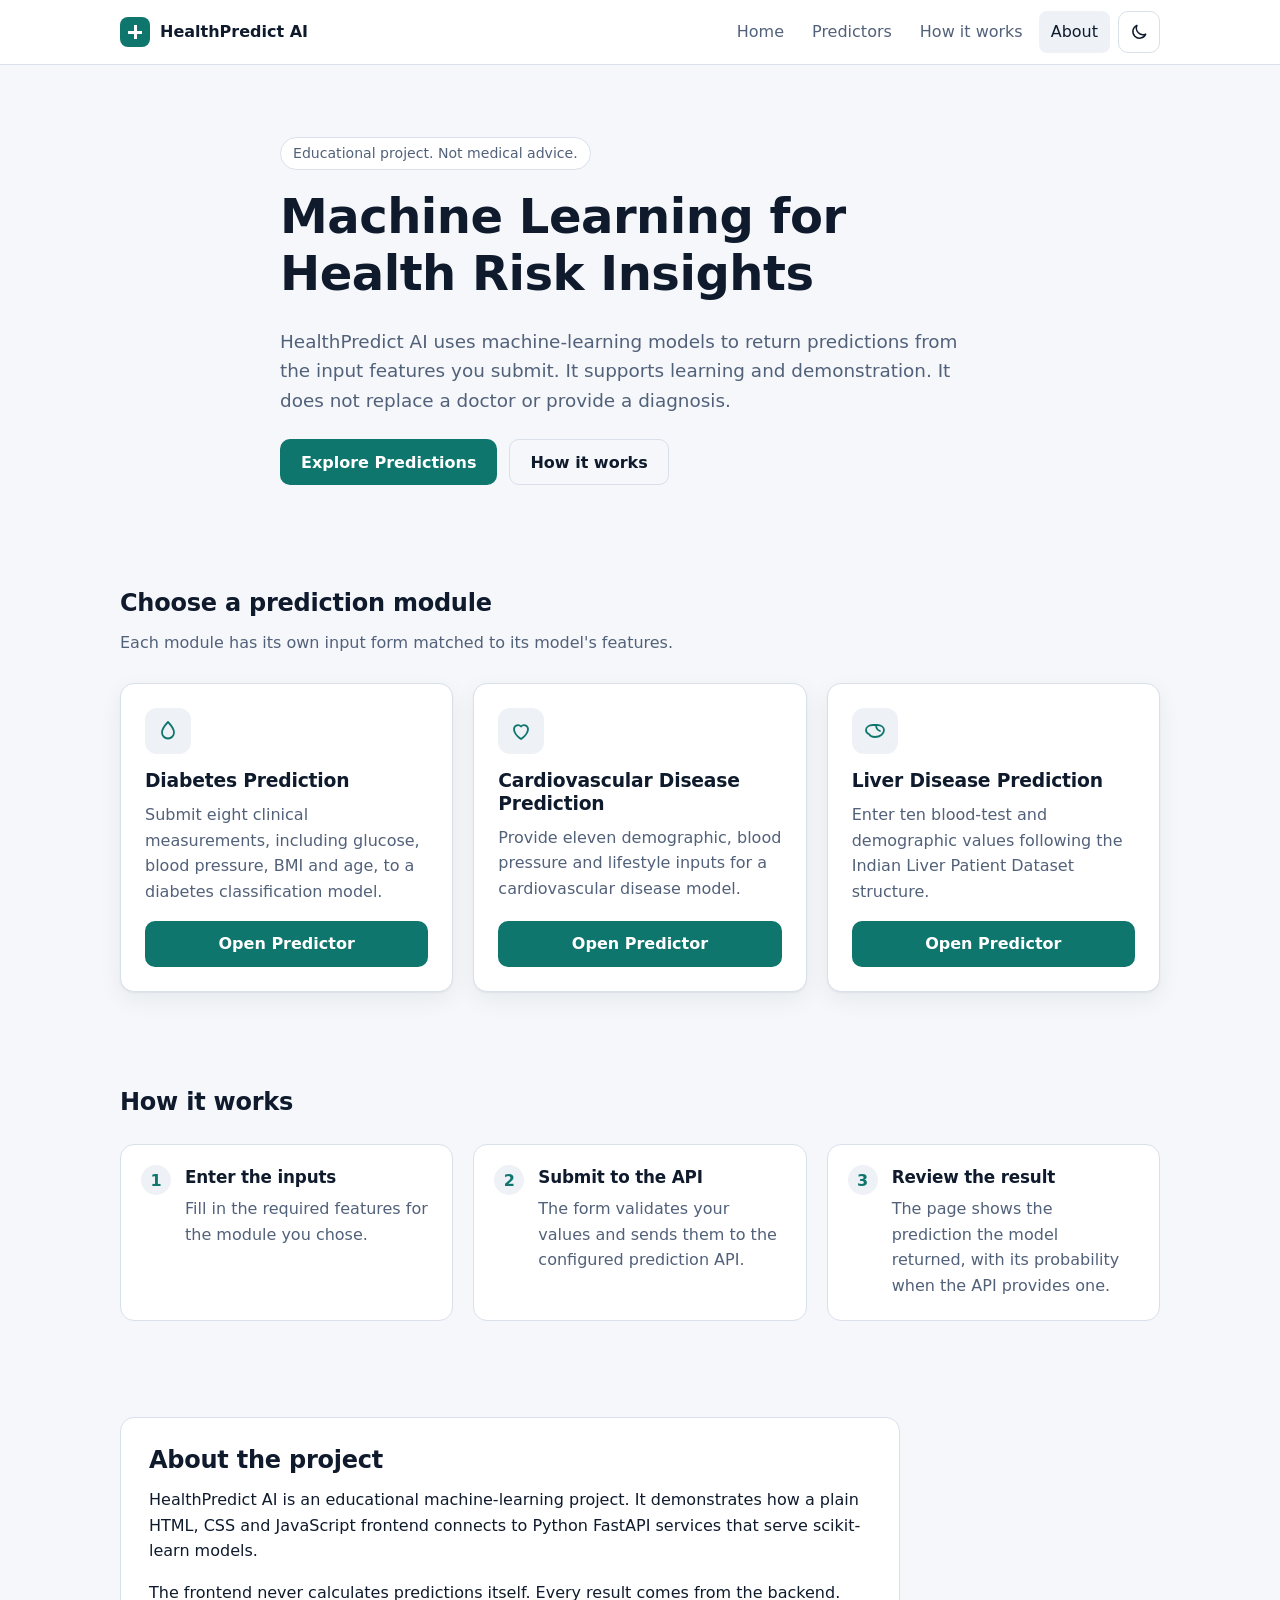
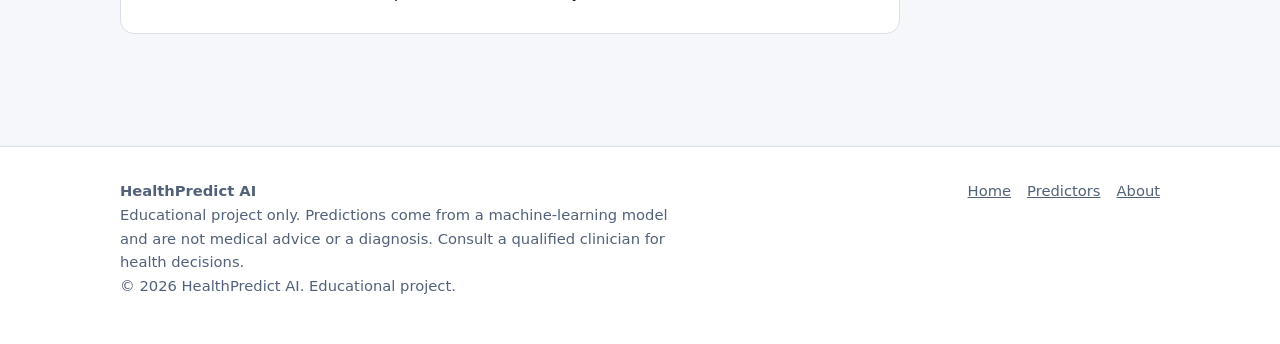
<file: front-end/index.html>
<!DOCTYPE html>
<html lang="en">
<head>
  <meta charset="UTF-8">
  <meta name="viewport" content="width=device-width, initial-scale=1">
  <title>HealthPredict AI | Machine Learning for Health Risk Insights</title>
  <meta name="description" content="An educational machine-learning project for diabetes, cardiovascular and liver disease predictions.">
  <link rel="stylesheet" href="assets/css/common.css">
  <link rel="stylesheet" href="assets/css/home.css">
  <script src="assets/js/config.js"></script>
  <script src="assets/js/common.js"></script>
  <script src="assets/js/home.js" defer></script>
</head>
<body>
  <a class="skip-link" href="#main">Skip to content</a>
  <header class="site-header">
    <div class="container nav-inner">
      <a class="brand" href="index.html"><span class="logo" aria-hidden="true"></span>HealthPredict AI</a>
      <div class="nav-actions">
        <ul class="nav-links" id="navLinks">
          <li><a href="index.html">Home</a></li>
          <li><a href="#modules">Predictors</a></li>
          <li><a href="#how">How it works</a></li>
          <li><a href="#about">About</a></li>
        </ul>
        <button class="icon-btn" id="themeToggle" type="button" aria-label="Toggle dark theme" aria-pressed="false">
        <svg class="icon-sun" viewBox="0 0 24 24" aria-hidden="true"><circle cx="12" cy="12" r="4"/><path d="M12 2v2M12 20v2M4.9 4.9l1.4 1.4M17.7 17.7l1.4 1.4M2 12h2M20 12h2M4.9 19.1l1.4-1.4M17.7 6.3l1.4-1.4"/></svg>
        <svg class="icon-moon" viewBox="0 0 24 24" aria-hidden="true"><path d="M20 14.5A8 8 0 0 1 9.5 4a8 8 0 1 0 10.5 10.5z"/></svg>
        </button>
        <button class="icon-btn" id="navToggle" type="button" aria-label="Open menu" aria-expanded="false" aria-controls="navLinks"><svg viewBox="0 0 24 24" aria-hidden="true"><path d="M4 7h16M4 12h16M4 17h16"/></svg></button>
      </div>
    </div>
  </header>
  <main id="main">
    <section class="hero" aria-labelledby="hero-title">
      <div class="container hero-inner">
        <span class="pill">Educational project. Not medical advice.</span>
        <h1 id="hero-title">Machine Learning for Health Risk Insights</h1>
        <p class="lead">HealthPredict AI uses machine-learning models to return predictions from the input features you submit. It supports learning and demonstration. It does not replace a doctor or provide a diagnosis.</p>
        <div class="hero-actions">
          <a class="btn btn-primary" href="#modules">Explore Predictions</a>
          <a class="btn btn-ghost" href="#how">How it works</a>
        </div>
      </div>
    </section>

    <section class="section" id="modules" aria-labelledby="modules-title">
      <div class="container">
        <div class="section-head">
          <h2 id="modules-title">Choose a prediction module</h2>
          <p>Each module has its own input form matched to its model's features.</p>
        </div>
        <div class="cards">
        <article class="card">
          <div class="card-icon"><svg viewBox="0 0 24 24" aria-hidden="true"><path d="M12 3s6 6.2 6 10.5A6 6 0 0 1 6 13.5C6 9.2 12 3 12 3z"/></svg></div>
          <h3>Diabetes Prediction</h3>
          <p>Submit eight clinical measurements, including glucose, blood pressure, BMI and age, to a diabetes classification model.</p>
          <a class="btn btn-primary" href="diabetes.html" aria-label="Open Diabetes Prediction predictor">Open Predictor</a>
        </article>
        <article class="card">
          <div class="card-icon"><svg viewBox="0 0 24 24" aria-hidden="true"><path d="M12 20s-7-4.6-7-10a4 4 0 0 1 7-2.5A4 4 0 0 1 19 10c0 5.4-7 10-7 10z"/></svg></div>
          <h3>Cardiovascular Disease Prediction</h3>
          <p>Provide eleven demographic, blood pressure and lifestyle inputs for a cardiovascular disease model.</p>
          <a class="btn btn-primary" href="cardiovascular.html" aria-label="Open Cardiovascular Disease Prediction predictor">Open Predictor</a>
        </article>
        <article class="card">
          <div class="card-icon"><svg viewBox="0 0 24 24" aria-hidden="true"><path d="M3 11c0-3 3-5 7-5h4c4 0 7 2 7 5 0 4-4 7-9 7-3 0-5-1-6-3-2-.6-3-2-3-4z"/><path d="M13 6c0 3 1 5 4 6"/></svg></div>
          <h3>Liver Disease Prediction</h3>
          <p>Enter ten blood-test and demographic values following the Indian Liver Patient Dataset structure.</p>
          <a class="btn btn-primary" href="liver.html" aria-label="Open Liver Disease Prediction predictor">Open Predictor</a>
        </article>
        </div>
      </div>
    </section>

    <section class="section" id="how" aria-labelledby="how-title">
      <div class="container">
        <div class="section-head"><h2 id="how-title">How it works</h2></div>
        <ol class="steps">
          <li><h3>Enter the inputs</h3><p>Fill in the required features for the module you chose.</p></li>
          <li><h3>Submit to the API</h3><p>The form validates your values and sends them to the configured prediction API.</p></li>
          <li><h3>Review the result</h3><p>The page shows the prediction the model returned, with its probability when the API provides one.</p></li>
        </ol>
      </div>
    </section>

    <section class="section" id="about" aria-labelledby="about-title">
      <div class="container">
        <div class="about-box">
          <h2 id="about-title">About the project</h2>
          <p>HealthPredict AI is an educational machine-learning project. It demonstrates how a plain HTML, CSS and JavaScript frontend connects to Python FastAPI services that serve scikit-learn models.</p>
          <p>The frontend never calculates predictions itself. Every result comes from the backend.</p>
        </div>
      </div>
    </section>
  </main>
  <footer class="site-footer">
    <div class="container footer-inner">
      <div>
        <strong>HealthPredict AI</strong>
        <p class="disclaimer-text">Educational project only. Predictions come from a machine-learning model and are not medical advice or a diagnosis. Consult a qualified clinician for health decisions.</p>
        <p>&copy; <span id="year"></span> HealthPredict AI. Educational project.</p>
      </div>
      <nav class="footer-links" aria-label="Footer">
        <a href="index.html">Home</a><a href="#modules">Predictors</a><a href="#about">About</a>
      </nav>
    </div>
  </footer>
</body>
</html>
</file>
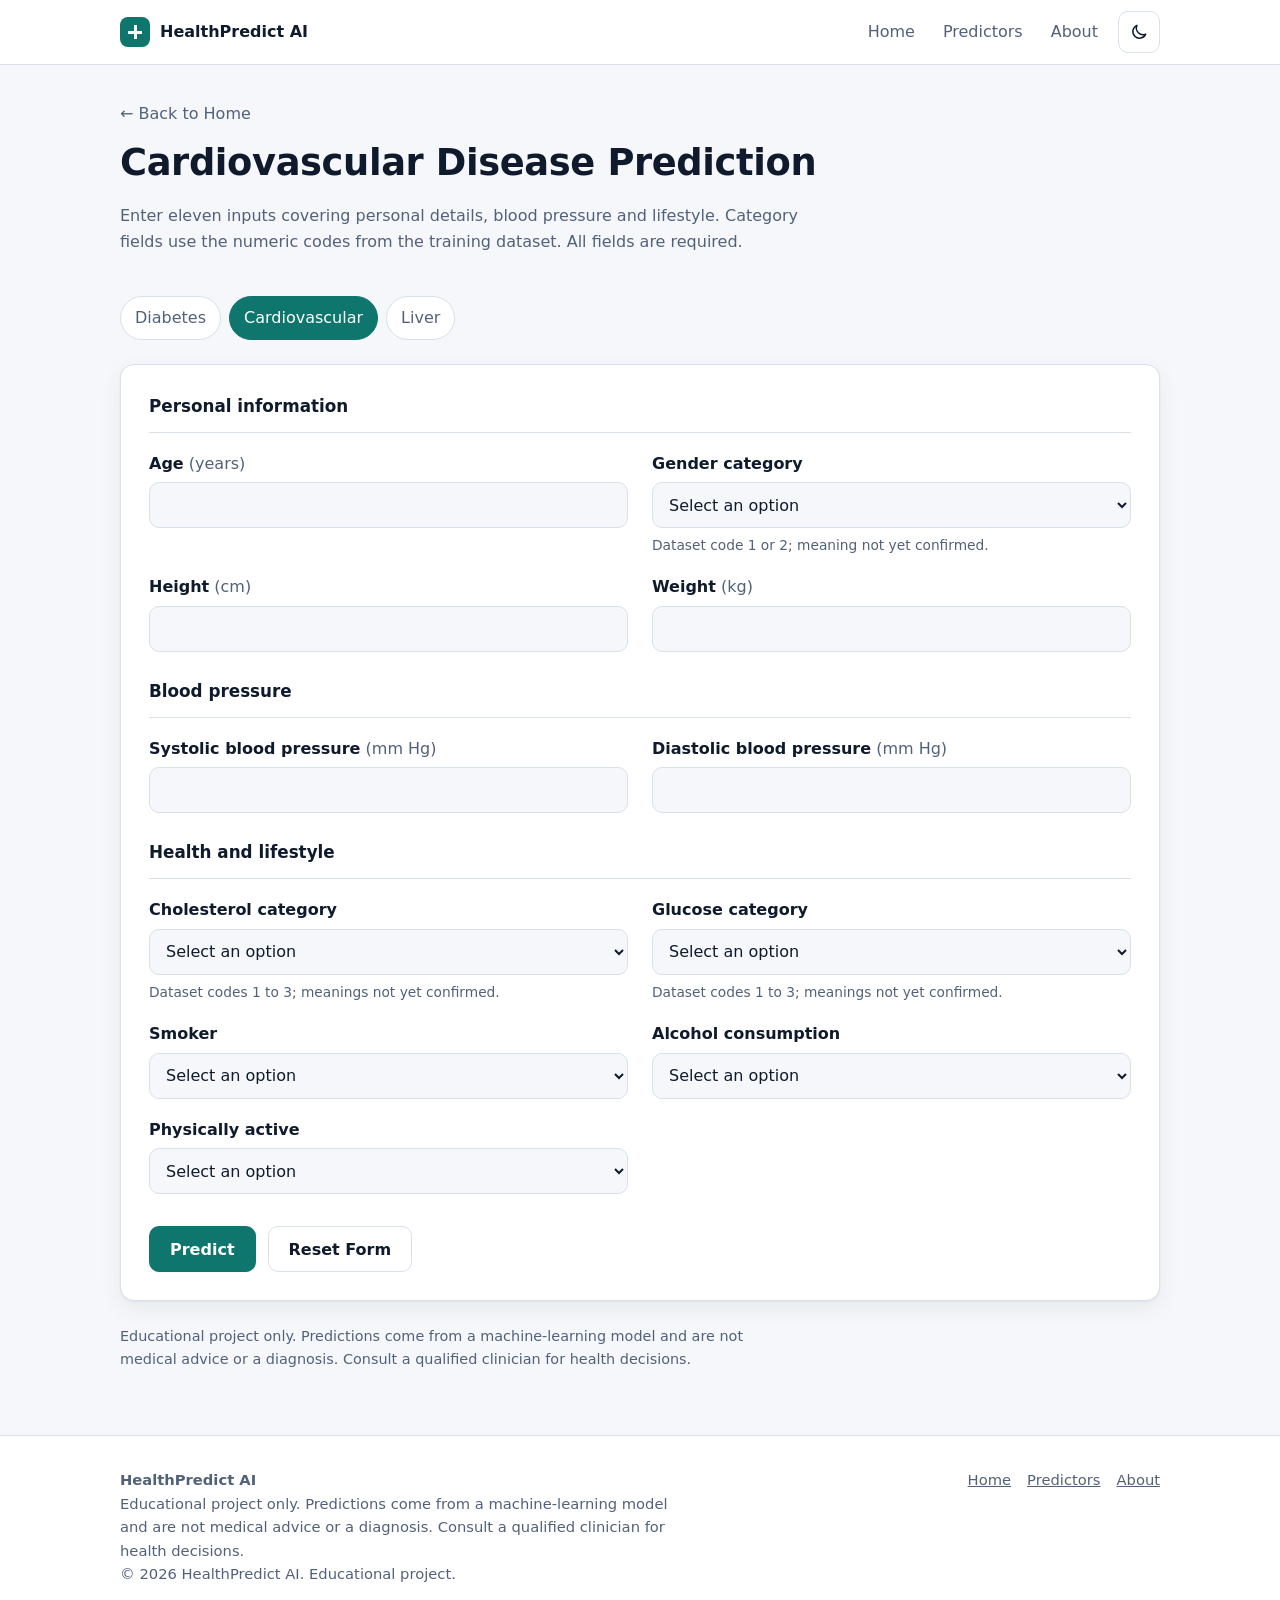
<file: front-end/cardiovascular.html>
<!DOCTYPE html>
<html lang="en">
<head>
  <meta charset="UTF-8">
  <meta name="viewport" content="width=device-width, initial-scale=1">
  <title>Cardiovascular Disease Prediction | HealthPredict AI</title>
  <meta name="description" content="Cardiovascular Disease Prediction form for the HealthPredict AI educational project.">
  <link rel="stylesheet" href="assets/css/common.css">
  <link rel="stylesheet" href="assets/css/disease-form.css">
  <script src="assets/js/config.js"></script>
  <script src="assets/js/common.js"></script>
  <script src="assets/js/cardiovascular.js" defer></script>
</head>
<body>
  <a class="skip-link" href="#main">Skip to content</a>
  <header class="site-header">
    <div class="container nav-inner">
      <a class="brand" href="index.html"><span class="logo" aria-hidden="true"></span>HealthPredict AI</a>
      <div class="nav-actions">
        <ul class="nav-links" id="navLinks">
          <li><a href="index.html">Home</a></li>
          <li><a href="index.html#modules">Predictors</a></li>
          <li><a href="index.html#about">About</a></li>
        </ul>
        <button class="icon-btn" id="themeToggle" type="button" aria-label="Toggle dark theme" aria-pressed="false">
        <svg class="icon-sun" viewBox="0 0 24 24" aria-hidden="true"><circle cx="12" cy="12" r="4"/><path d="M12 2v2M12 20v2M4.9 4.9l1.4 1.4M17.7 17.7l1.4 1.4M2 12h2M20 12h2M4.9 19.1l1.4-1.4M17.7 6.3l1.4-1.4"/></svg>
        <svg class="icon-moon" viewBox="0 0 24 24" aria-hidden="true"><path d="M20 14.5A8 8 0 0 1 9.5 4a8 8 0 1 0 10.5 10.5z"/></svg>
        </button>
        <button class="icon-btn" id="navToggle" type="button" aria-label="Open menu" aria-expanded="false" aria-controls="navLinks"><svg viewBox="0 0 24 24" aria-hidden="true"><path d="M4 7h16M4 12h16M4 17h16"/></svg></button>
      </div>
    </div>
  </header>
  <main id="main" class="container">
    <div class="page-head">
      <a class="back" href="index.html">&larr; Back to Home</a>
      <h1>Cardiovascular Disease Prediction</h1>
      <p>Enter eleven inputs covering personal details, blood pressure and lifestyle. Category fields use the numeric codes from the training dataset. All fields are required.</p>
    </div>
    <nav class="module-tabs" aria-label="Prediction modules"><a href="diabetes.html">Diabetes</a><a href="cardiovascular.html" aria-current="page">Cardiovascular</a><a href="liver.html">Liver</a></nav>
    <div class="notice" id="apiNotice" hidden></div>
    <section class="form-card" aria-label="Cardiovascular prediction form">
      <form id="predictForm" novalidate>
        <div id="formFields"></div>
        <noscript><p class="error">JavaScript is required to display this form.</p></noscript>
        <div class="actions">
          <button class="btn btn-primary" id="submitBtn" type="submit"><span class="spinner" hidden aria-hidden="true"></span><span class="btn-label">Predict</span></button>
          <button class="btn btn-ghost" id="resetBtn" type="button">Reset Form</button>
        </div>
      </form>
    </section>
    <div class="status" id="status" role="status" aria-live="polite"></div>
    <p class="page-disclaimer">Educational project only. Predictions come from a machine-learning model and are not medical advice or a diagnosis. Consult a qualified clinician for health decisions.</p>
  </main>
  <footer class="site-footer">
    <div class="container footer-inner">
      <div>
        <strong>HealthPredict AI</strong>
        <p class="disclaimer-text">Educational project only. Predictions come from a machine-learning model and are not medical advice or a diagnosis. Consult a qualified clinician for health decisions.</p>
        <p>&copy; <span id="year"></span> HealthPredict AI. Educational project.</p>
      </div>
      <nav class="footer-links" aria-label="Footer">
        <a href="index.html">Home</a><a href="index.html#modules">Predictors</a><a href="index.html#about">About</a>
      </nav>
    </div>
  </footer>
</body>
</html>
</file>
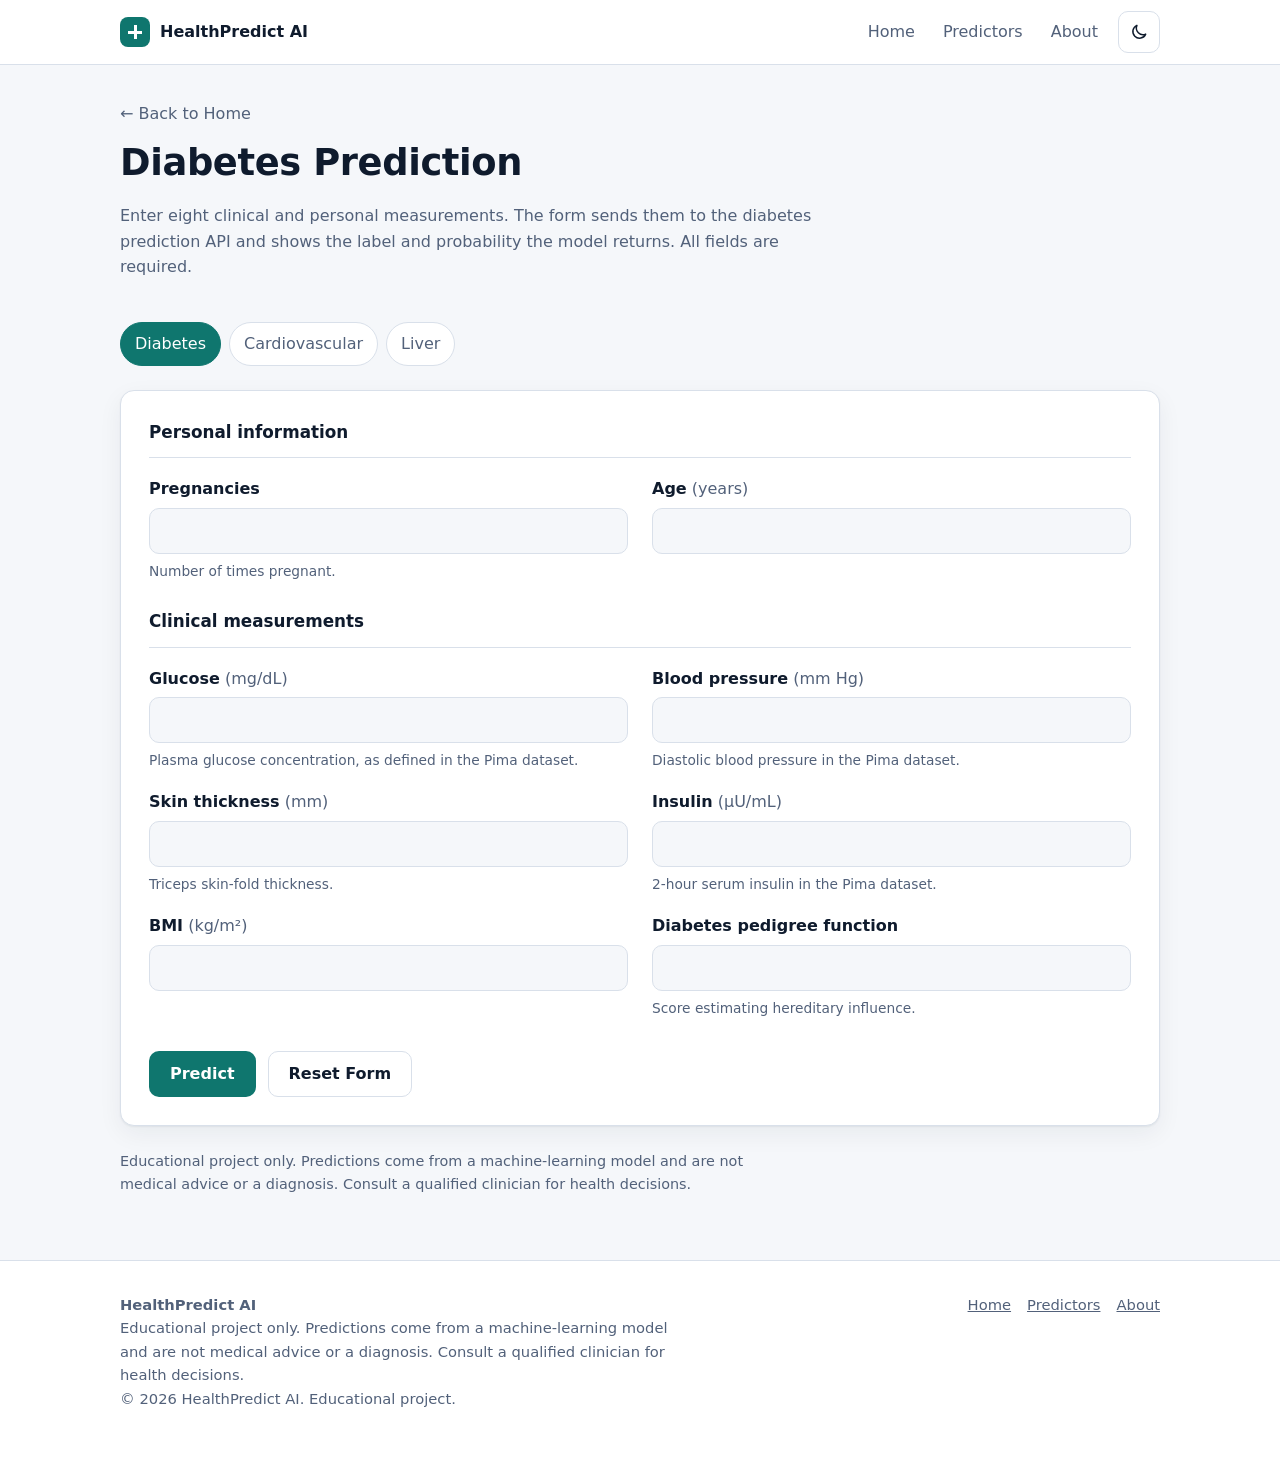
<file: front-end/diabetes.html>
<!DOCTYPE html>
<html lang="en">
<head>
  <meta charset="UTF-8">
  <meta name="viewport" content="width=device-width, initial-scale=1">
  <title>Diabetes Prediction | HealthPredict AI</title>
  <meta name="description" content="Diabetes Prediction form for the HealthPredict AI educational project.">
  <link rel="stylesheet" href="assets/css/common.css">
  <link rel="stylesheet" href="assets/css/disease-form.css">
  <script src="assets/js/config.js"></script>
  <script src="assets/js/common.js"></script>
  <script src="assets/js/diabetes.js" defer></script>
</head>
<body>
  <a class="skip-link" href="#main">Skip to content</a>
  <header class="site-header">
    <div class="container nav-inner">
      <a class="brand" href="index.html"><span class="logo" aria-hidden="true"></span>HealthPredict AI</a>
      <div class="nav-actions">
        <ul class="nav-links" id="navLinks">
          <li><a href="index.html">Home</a></li>
          <li><a href="index.html#modules">Predictors</a></li>
          <li><a href="index.html#about">About</a></li>
        </ul>
        <button class="icon-btn" id="themeToggle" type="button" aria-label="Toggle dark theme" aria-pressed="false">
        <svg class="icon-sun" viewBox="0 0 24 24" aria-hidden="true"><circle cx="12" cy="12" r="4"/><path d="M12 2v2M12 20v2M4.9 4.9l1.4 1.4M17.7 17.7l1.4 1.4M2 12h2M20 12h2M4.9 19.1l1.4-1.4M17.7 6.3l1.4-1.4"/></svg>
        <svg class="icon-moon" viewBox="0 0 24 24" aria-hidden="true"><path d="M20 14.5A8 8 0 0 1 9.5 4a8 8 0 1 0 10.5 10.5z"/></svg>
        </button>
        <button class="icon-btn" id="navToggle" type="button" aria-label="Open menu" aria-expanded="false" aria-controls="navLinks"><svg viewBox="0 0 24 24" aria-hidden="true"><path d="M4 7h16M4 12h16M4 17h16"/></svg></button>
      </div>
    </div>
  </header>
  <main id="main" class="container">
    <div class="page-head">
      <a class="back" href="index.html">&larr; Back to Home</a>
      <h1>Diabetes Prediction</h1>
      <p>Enter eight clinical and personal measurements. The form sends them to the diabetes prediction API and shows the label and probability the model returns. All fields are required.</p>
    </div>
    <nav class="module-tabs" aria-label="Prediction modules"><a href="diabetes.html" aria-current="page">Diabetes</a><a href="cardiovascular.html">Cardiovascular</a><a href="liver.html">Liver</a></nav>
    <div class="notice" id="apiNotice" hidden></div>
    <section class="form-card" aria-label="Diabetes prediction form">
      <form id="predictForm" novalidate>
        <div id="formFields"></div>
        <noscript><p class="error">JavaScript is required to display this form.</p></noscript>
        <div class="actions">
          <button class="btn btn-primary" id="submitBtn" type="submit"><span class="spinner" hidden aria-hidden="true"></span><span class="btn-label">Predict</span></button>
          <button class="btn btn-ghost" id="resetBtn" type="button">Reset Form</button>
        </div>
      </form>
    </section>
    <div class="status" id="status" role="status" aria-live="polite"></div>
    <p class="page-disclaimer">Educational project only. Predictions come from a machine-learning model and are not medical advice or a diagnosis. Consult a qualified clinician for health decisions.</p>
  </main>
  <footer class="site-footer">
    <div class="container footer-inner">
      <div>
        <strong>HealthPredict AI</strong>
        <p class="disclaimer-text">Educational project only. Predictions come from a machine-learning model and are not medical advice or a diagnosis. Consult a qualified clinician for health decisions.</p>
        <p>&copy; <span id="year"></span> HealthPredict AI. Educational project.</p>
      </div>
      <nav class="footer-links" aria-label="Footer">
        <a href="index.html">Home</a><a href="index.html#modules">Predictors</a><a href="index.html#about">About</a>
      </nav>
    </div>
  </footer>
</body>
</html>
</file>
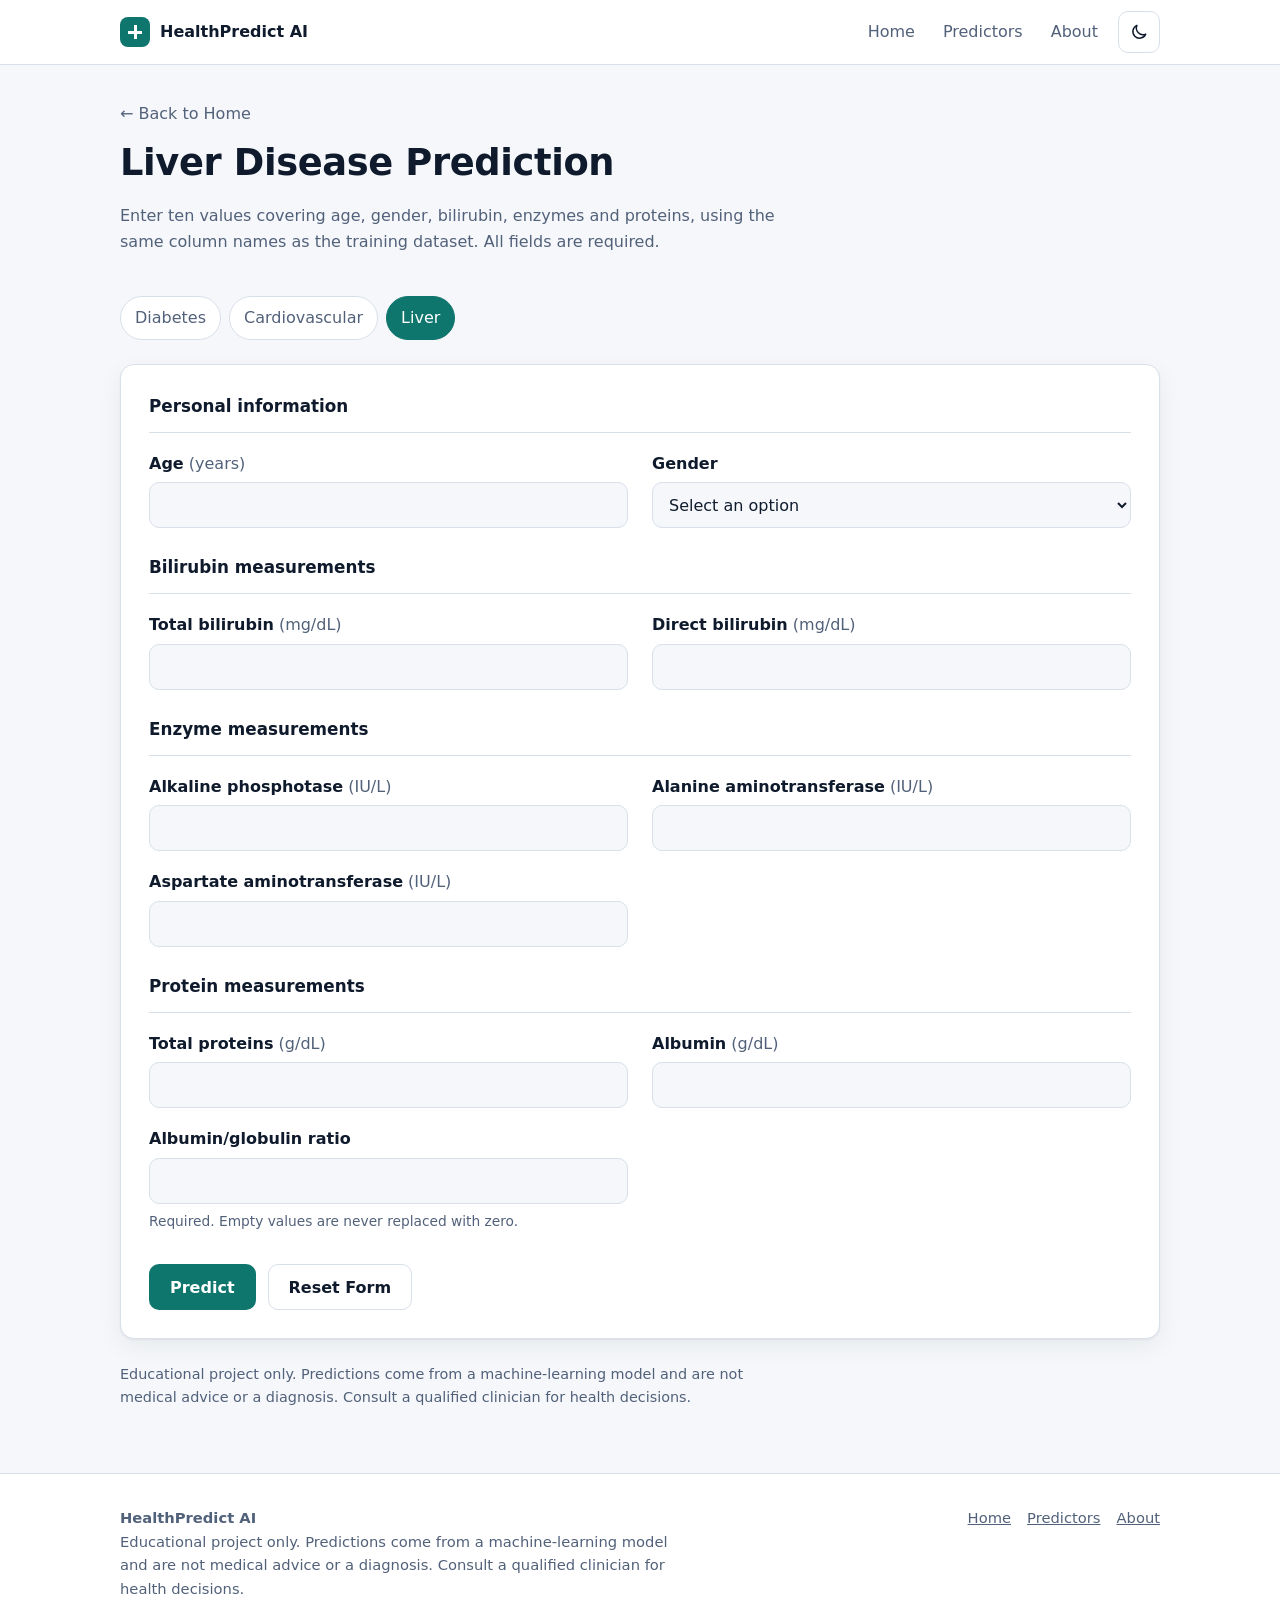
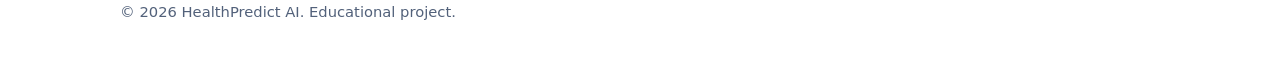
<file: front-end/liver.html>
<!DOCTYPE html>
<html lang="en">
<head>
  <meta charset="UTF-8">
  <meta name="viewport" content="width=device-width, initial-scale=1">
  <title>Liver Disease Prediction | HealthPredict AI</title>
  <meta name="description" content="Liver Disease Prediction form for the HealthPredict AI educational project.">
  <link rel="stylesheet" href="assets/css/common.css">
  <link rel="stylesheet" href="assets/css/disease-form.css">
  <script src="assets/js/config.js"></script>
  <script src="assets/js/common.js"></script>
  <script src="assets/js/liver.js" defer></script>
</head>
<body>
  <a class="skip-link" href="#main">Skip to content</a>
  <header class="site-header">
    <div class="container nav-inner">
      <a class="brand" href="index.html"><span class="logo" aria-hidden="true"></span>HealthPredict AI</a>
      <div class="nav-actions">
        <ul class="nav-links" id="navLinks">
          <li><a href="index.html">Home</a></li>
          <li><a href="index.html#modules">Predictors</a></li>
          <li><a href="index.html#about">About</a></li>
        </ul>
        <button class="icon-btn" id="themeToggle" type="button" aria-label="Toggle dark theme" aria-pressed="false">
        <svg class="icon-sun" viewBox="0 0 24 24" aria-hidden="true"><circle cx="12" cy="12" r="4"/><path d="M12 2v2M12 20v2M4.9 4.9l1.4 1.4M17.7 17.7l1.4 1.4M2 12h2M20 12h2M4.9 19.1l1.4-1.4M17.7 6.3l1.4-1.4"/></svg>
        <svg class="icon-moon" viewBox="0 0 24 24" aria-hidden="true"><path d="M20 14.5A8 8 0 0 1 9.5 4a8 8 0 1 0 10.5 10.5z"/></svg>
        </button>
        <button class="icon-btn" id="navToggle" type="button" aria-label="Open menu" aria-expanded="false" aria-controls="navLinks"><svg viewBox="0 0 24 24" aria-hidden="true"><path d="M4 7h16M4 12h16M4 17h16"/></svg></button>
      </div>
    </div>
  </header>
  <main id="main" class="container">
    <div class="page-head">
      <a class="back" href="index.html">&larr; Back to Home</a>
      <h1>Liver Disease Prediction</h1>
      <p>Enter ten values covering age, gender, bilirubin, enzymes and proteins, using the same column names as the training dataset. All fields are required.</p>
    </div>
    <nav class="module-tabs" aria-label="Prediction modules"><a href="diabetes.html">Diabetes</a><a href="cardiovascular.html">Cardiovascular</a><a href="liver.html" aria-current="page">Liver</a></nav>
    <div class="notice" id="apiNotice" hidden></div>
    <section class="form-card" aria-label="Liver prediction form">
      <form id="predictForm" novalidate>
        <div id="formFields"></div>
        <noscript><p class="error">JavaScript is required to display this form.</p></noscript>
        <div class="actions">
          <button class="btn btn-primary" id="submitBtn" type="submit"><span class="spinner" hidden aria-hidden="true"></span><span class="btn-label">Predict</span></button>
          <button class="btn btn-ghost" id="resetBtn" type="button">Reset Form</button>
        </div>
      </form>
    </section>
    <div class="status" id="status" role="status" aria-live="polite"></div>
    <p class="page-disclaimer">Educational project only. Predictions come from a machine-learning model and are not medical advice or a diagnosis. Consult a qualified clinician for health decisions.</p>
  </main>
  <footer class="site-footer">
    <div class="container footer-inner">
      <div>
        <strong>HealthPredict AI</strong>
        <p class="disclaimer-text">Educational project only. Predictions come from a machine-learning model and are not medical advice or a diagnosis. Consult a qualified clinician for health decisions.</p>
        <p>&copy; <span id="year"></span> HealthPredict AI. Educational project.</p>
      </div>
      <nav class="footer-links" aria-label="Footer">
        <a href="index.html">Home</a><a href="index.html#modules">Predictors</a><a href="index.html#about">About</a>
      </nav>
    </div>
  </footer>
</body>
</html>
</file>
<file: front-end/assets/css/common.css>
:root{
  --bg:#f5f7fa;--surface:#fff;--surface-2:#eef2f7;--border:#d9e0ea;
  --text:#0f1b2d;--muted:#52617a;--accent:#0f766e;--accent-hover:#0b5f58;--on-accent:#fff;
  --danger:#b42318;--danger-bg:#fdecea;--warn:#92400e;
  --shadow:0 1px 2px rgba(15,27,45,.06),0 8px 24px rgba(15,27,45,.06);
  --radius:14px;--maxw:1080px;
  --font:system-ui,-apple-system,"Segoe UI",Roboto,Helvetica,Arial,sans-serif;
  color-scheme:light;
}
[data-theme="dark"]{
  --bg:#0a111f;--surface:#111a2c;--surface-2:#16213a;--border:#25324c;
  --text:#e7ecf5;--muted:#9eabc2;--accent:#2dd4bf;--accent-hover:#5eead4;--on-accent:#032a26;
  --danger:#ff9a93;--danger-bg:#3a1a1d;--warn:#fbbf77;
  --shadow:0 1px 2px rgba(0,0,0,.4),0 8px 24px rgba(0,0,0,.35);
  color-scheme:dark;
}
*,*::before,*::after{box-sizing:border-box}
html{scroll-behavior:smooth;scroll-padding-top:76px}
body{margin:0;background:var(--bg);color:var(--text);font:16px/1.6 var(--font);-webkit-font-smoothing:antialiased}
img,svg{max-width:100%}
a{color:var(--accent)}
h1,h2,h3{line-height:1.2;margin:0 0 .5em;letter-spacing:-.01em}
p{margin:0 0 1em}
.container{width:100%;max-width:var(--maxw);margin:0 auto;padding:0 20px}
:focus-visible{outline:3px solid var(--accent);outline-offset:2px;border-radius:6px}
.skip-link{position:absolute;left:-999px;top:8px;background:var(--accent);color:var(--on-accent);padding:8px 14px;border-radius:8px;z-index:100}
.skip-link:focus{left:8px}

/* Header / nav */
.site-header{position:sticky;top:0;z-index:50;background:var(--surface);border-bottom:1px solid var(--border)}
.nav-inner{display:flex;align-items:center;justify-content:space-between;min-height:64px;gap:12px}
.brand{display:flex;align-items:center;gap:10px;font-weight:700;color:var(--text);text-decoration:none}
.logo{width:30px;height:30px;border-radius:8px;background:
  linear-gradient(#fff,#fff) center/14px 3px no-repeat,
  linear-gradient(#fff,#fff) center/3px 14px no-repeat,var(--accent)}
[data-theme="dark"] .logo{background:
  linear-gradient(#032a26,#032a26) center/14px 3px no-repeat,
  linear-gradient(#032a26,#032a26) center/3px 14px no-repeat,var(--accent)}
.nav-links{display:flex;align-items:center;gap:4px;list-style:none;margin:0;padding:0}
.nav-links a{display:block;padding:8px 12px;border-radius:8px;color:var(--muted);text-decoration:none;font-weight:500}
.nav-links a:hover,.nav-links a[aria-current]{color:var(--text);background:var(--surface-2)}
.nav-actions{display:flex;align-items:center;gap:8px}
.icon-btn{width:42px;height:42px;display:inline-grid;place-items:center;border:1px solid var(--border);background:var(--surface);color:var(--text);border-radius:10px;cursor:pointer}
.icon-btn:hover{background:var(--surface-2)}
.icon-btn svg{width:20px;height:20px;fill:none;stroke:currentColor;stroke-width:1.8;stroke-linecap:round;stroke-linejoin:round}
[data-theme="dark"] .icon-moon,:root:not([data-theme="dark"]) .icon-sun{display:none}
#navToggle{display:none}
@media (max-width:760px){
  #navToggle{display:inline-grid}
  .nav-links{display:none;position:absolute;left:0;right:0;top:100%;flex-direction:column;align-items:stretch;background:var(--surface);border-bottom:1px solid var(--border);padding:8px 20px 14px}
  .nav-links.open{display:flex}
}

/* Buttons */
.btn{display:inline-flex;align-items:center;justify-content:center;gap:8px;min-height:46px;padding:10px 20px;border-radius:10px;border:1px solid transparent;font:600 1rem var(--font);text-decoration:none;cursor:pointer;transition:background .15s,border-color .15s}
.btn-primary{background:var(--accent);color:var(--on-accent)}
.btn-primary:hover{background:var(--accent-hover)}
.btn-primary:disabled{opacity:.7;cursor:not-allowed}
.btn-ghost{background:transparent;color:var(--text);border-color:var(--border)}
.btn-ghost:hover{background:var(--surface-2)}

.spinner{width:16px;height:16px;border-radius:50%;border:2px solid currentColor;border-right-color:transparent;display:inline-block;animation:spin .8s linear infinite}
.spinner[hidden]{display:none}
@keyframes spin{to{transform:rotate(360deg)}}

.site-footer{border-top:1px solid var(--border);background:var(--surface);margin-top:64px;padding:32px 0;color:var(--muted);font-size:.92rem}
.footer-inner{display:flex;flex-wrap:wrap;gap:16px 40px;justify-content:space-between}
.footer-links{display:flex;gap:16px;flex-wrap:wrap}
.footer-links a{color:var(--muted)}
.disclaimer-text{max-width:60ch;margin:0}

@media (prefers-reduced-motion:reduce){
  html{scroll-behavior:auto}
  *,*::before,*::after{transition:none!important;animation-duration:1.5s!important}
}
</file>
<file: front-end/assets/css/home.css>
.hero{padding:72px 0 56px}
.hero-inner{max-width:760px}
.hero h1{font-size:clamp(2rem,4.6vw,3rem)}
.hero .lead{font-size:1.15rem;color:var(--muted);max-width:60ch}
.pill{display:inline-block;padding:4px 12px;border:1px solid var(--border);border-radius:999px;color:var(--muted);font-size:.88rem;margin-bottom:18px;background:var(--surface)}
.hero-actions{display:flex;flex-wrap:wrap;gap:12px;margin-top:24px}
.section{padding:48px 0}
.section-head{max-width:640px;margin-bottom:28px}
.section-head p{color:var(--muted)}
.cards{display:grid;grid-template-columns:repeat(auto-fit,minmax(260px,1fr));gap:20px}
.card{display:flex;flex-direction:column;background:var(--surface);border:1px solid var(--border);border-radius:var(--radius);padding:24px;box-shadow:var(--shadow);transition:border-color .15s}
.card:hover{border-color:var(--accent)}
.card-icon{width:46px;height:46px;border-radius:12px;display:grid;place-items:center;background:var(--surface-2);color:var(--accent);margin-bottom:16px}
.card-icon svg{width:24px;height:24px;fill:none;stroke:currentColor;stroke-width:1.8;stroke-linecap:round;stroke-linejoin:round}
.card p{color:var(--muted);flex:1}
.steps{list-style:none;margin:0;padding:0;display:grid;grid-template-columns:repeat(auto-fit,minmax(240px,1fr));gap:20px;counter-reset:step}
.steps li{counter-increment:step;background:var(--surface);border:1px solid var(--border);border-radius:var(--radius);padding:22px 22px 22px 64px;position:relative}
.steps li::before{content:counter(step);position:absolute;left:20px;top:20px;width:30px;height:30px;border-radius:50%;background:var(--surface-2);color:var(--accent);display:grid;place-items:center;font-weight:700}
.steps h3{font-size:1.05rem}
.steps p{color:var(--muted);margin:0}
.about-box{background:var(--surface);border:1px solid var(--border);border-radius:var(--radius);padding:28px;max-width:780px}
.about-box p:last-child{margin:0}
@media (max-width:600px){.hero{padding:44px 0 32px}.hero-actions .btn{width:100%}}
</file>
<file: front-end/assets/css/disease-form.css>
.page-head{padding:36px 0 8px}
.back{display:inline-block;margin-bottom:14px;color:var(--muted);text-decoration:none}
.back:hover{color:var(--text)}
.page-head h1{font-size:clamp(1.7rem,3.6vw,2.3rem)}
.page-head p{color:var(--muted);max-width:68ch}
.module-tabs{display:flex;flex-wrap:wrap;gap:8px;margin:18px 0 24px}
.module-tabs a{padding:8px 14px;border:1px solid var(--border);border-radius:999px;background:var(--surface);color:var(--muted);text-decoration:none;font-weight:500}
.module-tabs a:hover{color:var(--text)}
.module-tabs a[aria-current="page"]{background:var(--accent);border-color:var(--accent);color:var(--on-accent)}
.notice{border:1px solid var(--warn);color:var(--warn);background:var(--surface);border-radius:12px;padding:12px 16px;margin-bottom:20px}
.notice p{margin:0}
.form-card{background:var(--surface);border:1px solid var(--border);border-radius:var(--radius);padding:28px;box-shadow:var(--shadow)}
fieldset{border:0;margin:0 0 26px;padding:0;min-width:0}
legend{font-weight:700;font-size:1.05rem;padding:0 0 12px;margin-bottom:4px;border-bottom:1px solid var(--border);width:100%}
.grid{display:grid;grid-template-columns:1fr;gap:18px 24px;padding-top:14px}
@media (min-width:720px){.grid{grid-template-columns:1fr 1fr}}
.field{min-width:0}
.field label{display:block;font-weight:600;margin-bottom:6px}
.unit{font-weight:400;color:var(--muted)}
input,select{width:100%;min-height:46px;padding:10px 12px;font:1rem var(--font);color:var(--text);background:var(--bg);border:1px solid var(--border);border-radius:10px}
input:hover,select:hover{border-color:var(--muted)}
input:focus-visible,select:focus-visible{outline:3px solid var(--accent);outline-offset:1px}
[aria-invalid="true"]{border-color:var(--danger);background:var(--danger-bg)}
.hint{margin:6px 0 0;font-size:.86rem;color:var(--muted)}
.error{margin:6px 0 0;font-size:.88rem;color:var(--danger);font-weight:600}
.error:empty{display:none}
.actions{display:flex;flex-wrap:wrap;gap:12px;padding-top:6px}
.status{margin-top:24px}
.msg{display:flex;align-items:center;gap:10px;padding:14px 16px;border-radius:12px;border:1px solid var(--border);background:var(--surface)}
.msg-error{border-color:var(--danger);color:var(--danger);background:var(--danger-bg);font-weight:600}
.result-card{background:var(--surface);border:1px solid var(--border);border-left:6px solid var(--muted);border-radius:var(--radius);padding:26px;box-shadow:var(--shadow)}
.result-card.is-class-0{border-left-color:var(--accent)}
.result-card.is-class-1{border-left-color:var(--warn)}
.result-eyebrow{margin:0 0 4px;color:var(--muted);font-size:.9rem}
.result-label{font-size:clamp(1.5rem,3.4vw,2rem);margin-bottom:10px}
.badge{display:inline-block;margin:0 0 12px;padding:2px 10px;border:1px solid var(--border);border-radius:999px;font-size:.88rem;background:var(--surface-2)}
.result-prob{font-weight:600}
.result-note{color:var(--muted);font-size:.92rem}
.page-disclaimer{margin-top:20px;color:var(--muted);font-size:.9rem;max-width:70ch}
@media (max-width:600px){.form-card{padding:20px 16px}.actions .btn{width:100%}}
</file>
